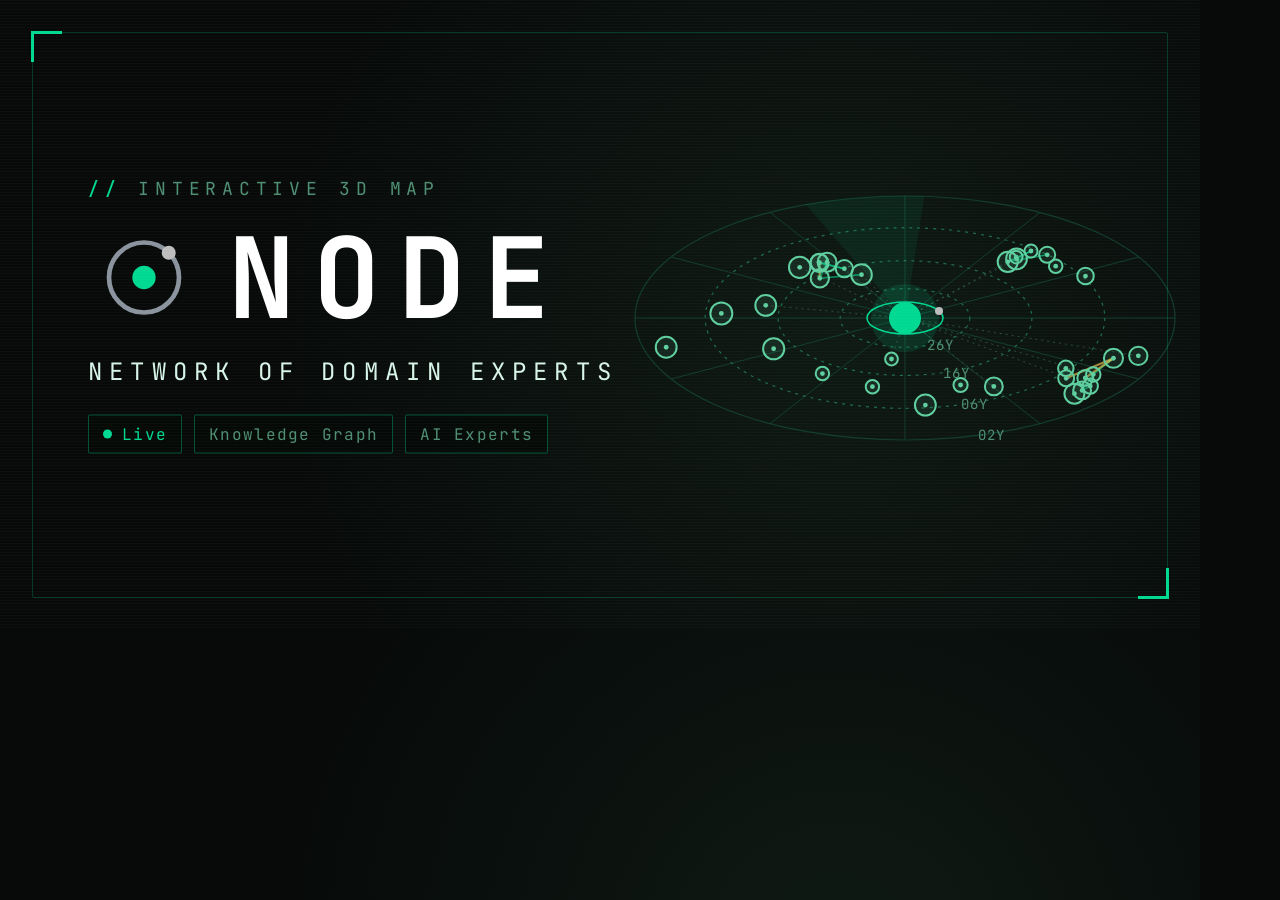
<file: assets/og/og-image.html>
<!DOCTYPE html>
<!--
  og-image.html — OG 공유 카드(1200×630)의 렌더 소스(Command HUD 디자인).
  서빙 대상은 og-image.png(이 파일을 chromium으로 캡처). 재생성:
    npx playwright screenshot --browser chromium --viewport-size 1200,630 \
      --wait-for-timeout 2500 file://<abs>/assets/og/og-image.html assets/og/og-image.png
  색은 css/tokens.css 토큰 값과 동일:
    --hud-canvas #070a09 / --hud-canvas-glow #0f1a14 / --hud-grid #1f6b4f / --hud-grid-soft #123d2e
    --hud-ink #d7f5e8 / --hud-dim #4f8f74 / --hud-blip #5fcf9f / --color-primary #00d992
    --graph-collaboration #ffd65a / --color-mute #8b949e / --color-body #bdbdbd
  인원수 등 변하는 수치는 넣지 않는다(공유 카드가 낡지 않도록).
-->
<html lang="ko">
  <head>
    <meta charset="UTF-8" />
    <link rel="preconnect" href="https://fonts.googleapis.com" />
    <link rel="preconnect" href="https://fonts.gstatic.com" crossorigin />
    <link
      href="https://fonts.googleapis.com/css2?family=JetBrains+Mono:wght@400;500;700&display=swap"
      rel="stylesheet"
    />
    <style>
      * { margin: 0; padding: 0; box-sizing: border-box; }
      html, body { width: 1200px; height: 630px; }
      body {
        position: relative;
        overflow: hidden;
        background: radial-gradient(circle at 70% 52%, #0f1a14 0%, #070a09 62%);
        font-family: "JetBrains Mono", ui-monospace, monospace;
        color: #d7f5e8;
      }
      /* 스캔라인 */
      body::after {
        content: "";
        position: absolute;
        inset: 0;
        background: repeating-linear-gradient(to bottom, rgba(255, 255, 255, 0.02) 0 1px, transparent 1px 3px);
      }
      /* HUD 프레임 + 코너 브래킷 */
      .frame {
        position: absolute;
        inset: 32px;
        border: 1px solid rgba(0, 217, 146, 0.22);
        border-radius: 2px;
      }
      .frame::before,
      .frame::after {
        content: "";
        position: absolute;
        width: 28px;
        height: 28px;
        border: 3px solid #00d992;
      }
      .frame::before { top: -2px; left: -2px; border-right: 0; border-bottom: 0; }
      .frame::after { bottom: -2px; right: -2px; border-left: 0; border-top: 0; }

      .radar { position: absolute; inset: 0; }

      .copy {
        position: absolute;
        left: 88px;
        top: 50%;
        transform: translateY(-50%);
        display: flex;
        flex-direction: column;
        gap: 22px;
      }
      .eyebrow {
        font-size: 18px;
        letter-spacing: 0.32em;
        text-transform: uppercase;
        color: #4f8f74;
      }
      .eyebrow b { color: #00d992; font-weight: 500; }
      .lockup { display: flex; align-items: center; gap: 28px; }
      .mark { width: 112px; height: 112px; display: block; }
      .wordmark {
        font-size: 112px;
        font-weight: 700;
        letter-spacing: 0.16em;
        line-height: 1;
        color: #ffffff;
      }
      .tagline {
        font-size: 24px;
        letter-spacing: 0.3em;
        text-transform: uppercase;
        color: #d7f5e8;
      }
      .status {
        display: flex;
        gap: 12px;
        margin-top: 6px;
      }
      .chip {
        padding: 8px 14px;
        border: 1px solid rgba(0, 217, 146, 0.35);
        border-radius: 2px;
        font-size: 16px;
        letter-spacing: 0.08em;
        color: #4f8f74;
        background: rgba(5, 10, 8, 0.8);
      }
      .chip.live { color: #00d992; }
      .chip.live::before {
        content: "";
        display: inline-block;
        width: 9px;
        height: 9px;
        margin-right: 10px;
        border-radius: 50%;
        background: #00d992;
        vertical-align: 1px;
      }
    </style>
  </head>
  <body>
    <svg class="radar" viewBox="0 0 1200 630" aria-hidden="true"></svg>
    <div class="frame"></div>

    <div class="copy">
      <p class="eyebrow"><b>//</b> Interactive 3D map</p>
      <div class="lockup">
        <svg class="mark" viewBox="0 0 48 48">
          <circle cx="24" cy="24" r="15" fill="none" stroke="#8b949e" stroke-width="2" />
          <circle cx="34.6" cy="13.4" r="3" fill="#bdbdbd" />
          <circle cx="24" cy="24" r="5" fill="#00d992" />
        </svg>
        <div class="wordmark">NODE</div>
      </div>
      <p class="tagline">Network Of Domain Experts</p>
      <div class="status">
        <span class="chip live">Live</span>
        <span class="chip">Knowledge Graph</span>
        <span class="chip">AI Experts</span>
      </div>
    </div>

    <script>
      // 기울어진 레이더 원반(타원) + Blip 노드 + 허브 오빗. 시드 고정 난수로 항상 같은 그림.
      const NS = "http://www.w3.org/2000/svg";
      const svg = document.querySelector(".radar");
      const el = (tag, attrs) => {
        const e = document.createElementNS(NS, tag);
        for (const [k, v] of Object.entries(attrs)) e.setAttribute(k, v);
        svg.appendChild(e);
        return e;
      };
      let seed = 7;
      const rand = () => ((seed = (seed * 16807) % 2147483647) / 2147483647);

      const C = { x: 905, y: 318, rx: 270, ry: 122 };
      const at = (r, a) => [C.x + r * C.rx * Math.cos(a), C.y + r * C.ry * Math.sin(a)];

      // 방사선 12섹터 + 연차 링
      for (let i = 0; i < 12; i++) {
        const [x, y] = at(1, (i / 12) * Math.PI * 2);
        el("line", { x1: C.x, y1: C.y, x2: x, y2: y, stroke: "#123d2e", "stroke-width": 1 });
      }
      [0.24, 0.47, 0.74, 1].forEach((r, i) => {
        el("ellipse", { cx: C.x, cy: C.y, rx: r * C.rx, ry: r * C.ry, fill: "none",
          stroke: i === 3 ? "#123d2e" : "#1f6b4f", "stroke-width": 1.2, "stroke-dasharray": i === 3 ? "" : "3 5" });
      });
      // 스윕
      const a0 = -Math.PI * 0.62, a1 = a0 + Math.PI / 7;
      const [sx0, sy0] = at(1, a0), [sx1, sy1] = at(1, a1);
      el("path", { d: `M${C.x},${C.y} L${sx0},${sy0} A${C.rx},${C.ry} 0 0 1 ${sx1},${sy1} Z`, fill: "rgba(0,217,146,0.08)" });

      // Blip 노드(군집 3개 + 흩어진 노드)
      const nodes = [];
      const cluster = (r, a, n, spread) => {
        for (let i = 0; i < n; i++) nodes.push([r + (rand() - 0.5) * spread, a + (rand() - 0.5) * spread * 2.2]);
      };
      cluster(0.5, -2.2, 7, 0.22);
      cluster(0.8, 0.6, 8, 0.2);
      cluster(0.66, -0.8, 6, 0.18);
      for (let i = 0; i < 12; i++) nodes.push([0.3 + rand() * 0.68, rand() * Math.PI * 2]);
      const pts = nodes.map(([r, a]) => at(r, a));

      // 엣지: 같은 군집 내부(소속=그린, 일부 협업=골드)
      const links = [[0, 1], [1, 2], [2, 3], [3, 4], [1, 5], [7, 8], [8, 9], [9, 10], [10, 12], [8, 13], [15, 16], [16, 17], [17, 19], [15, 18]];
      links.forEach(([s, t], i) => {
        el("line", { x1: pts[s][0], y1: pts[s][1], x2: pts[t][0], y2: pts[t][1],
          stroke: i % 4 === 1 ? "#ffd65a" : "#00d992", "stroke-opacity": 0.6, "stroke-width": i % 4 === 1 ? 2.2 : 1.6 });
      });
      // 허브 점선 가이드(일부)
      pts.forEach(([x, y], i) => {
        if (i % 3 === 0) el("line", { x1: C.x, y1: C.y, x2: x, y2: y, stroke: "#4f8f74", "stroke-opacity": 0.45, "stroke-dasharray": "2 4" });
      });
      // Blip = 링 + 중심 점
      pts.forEach(([x, y]) => {
        const r = 6 + rand() * 5;
        el("circle", { cx: x, cy: y, r, fill: "rgba(95,207,159,0.10)", stroke: "#5fcf9f", "stroke-width": 2 });
        el("circle", { cx: x, cy: y, r: 2.4, fill: "#5fcf9f" });
      });
      // 허브 + 오빗 + 위성
      el("circle", { cx: C.x, cy: C.y, r: 34, fill: "rgba(0,217,146,0.12)" });
      el("circle", { cx: C.x, cy: C.y, r: 16, fill: "#00d992" });
      el("ellipse", { cx: C.x, cy: C.y, rx: 38, ry: 16, fill: "none", stroke: "#00d992", "stroke-width": 1.5 });
      el("circle", { cx: C.x + 34, cy: C.y - 7, r: 4, fill: "#bdbdbd" });
      // 연차 눈금
      [["26Y", 0.24], ["16Y", 0.47], ["06Y", 0.74], ["02Y", 1]].forEach(([t, r]) => {
        const [x, y] = at(r, Math.PI * 0.42);
        const tx = el("text", { x: x + 6, y: y + 4, fill: "#4f8f74", "font-size": 14, "font-family": "JetBrains Mono, monospace", "letter-spacing": 1 });
        tx.textContent = t;
      });
    </script>
  </body>
</html>
</file>
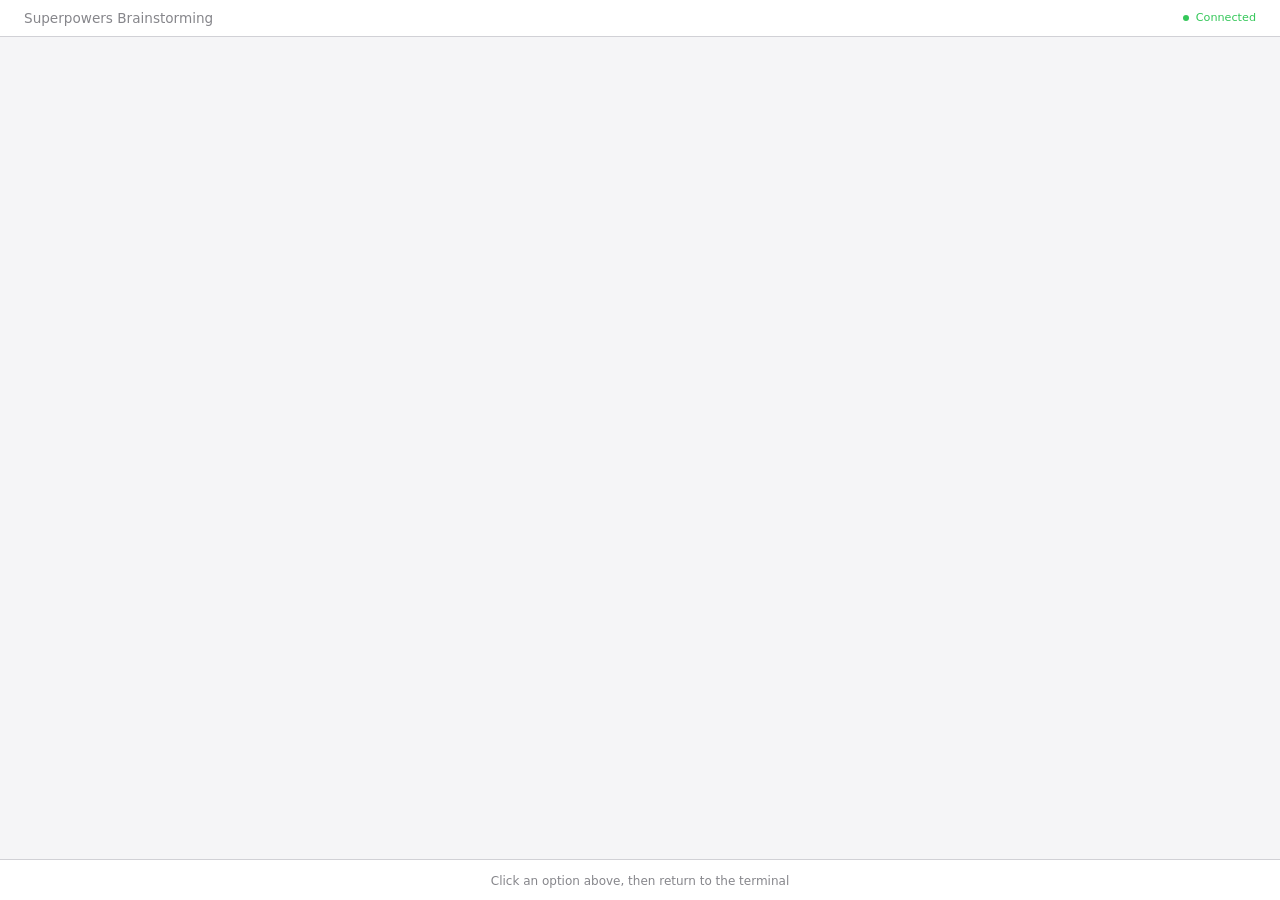
<file: .claude/skills/brainstorming/scripts/frame-template.html>
<!DOCTYPE html>
<html>
<head>
  <meta charset="utf-8">
  <title>Superpowers Brainstorming</title>
  <style>
    /*
     * BRAINSTORM COMPANION FRAME TEMPLATE
     *
     * This template provides a consistent frame with:
     * - OS-aware light/dark theming
     * - Fixed header and selection indicator bar
     * - Scrollable main content area
     * - CSS helpers for common UI patterns
     *
     * Content is injected via placeholder comment in #claude-content.
     */

    * { box-sizing: border-box; margin: 0; padding: 0; }
    html, body { height: 100%; overflow: hidden; }

    /* ===== THEME VARIABLES ===== */
    :root {
      --bg-primary: #f5f5f7;
      --bg-secondary: #ffffff;
      --bg-tertiary: #e5e5e7;
      --border: #d1d1d6;
      --text-primary: #1d1d1f;
      --text-secondary: #86868b;
      --text-tertiary: #aeaeb2;
      --accent: #0071e3;
      --accent-hover: #0077ed;
      --success: #34c759;
      --warning: #ff9f0a;
      --error: #ff3b30;
      --selected-bg: #e8f4fd;
      --selected-border: #0071e3;
    }

    @media (prefers-color-scheme: dark) {
      :root {
        --bg-primary: #1d1d1f;
        --bg-secondary: #2d2d2f;
        --bg-tertiary: #3d3d3f;
        --border: #424245;
        --text-primary: #f5f5f7;
        --text-secondary: #86868b;
        --text-tertiary: #636366;
        --accent: #0a84ff;
        --accent-hover: #409cff;
        --selected-bg: rgba(10, 132, 255, 0.15);
        --selected-border: #0a84ff;
      }
    }

    body {
      font-family: system-ui, -apple-system, BlinkMacSystemFont, sans-serif;
      background: var(--bg-primary);
      color: var(--text-primary);
      display: flex;
      flex-direction: column;
      line-height: 1.5;
    }

    /* ===== FRAME STRUCTURE ===== */
    .header {
      background: var(--bg-secondary);
      padding: 0.5rem 1.5rem;
      display: flex;
      justify-content: space-between;
      align-items: center;
      border-bottom: 1px solid var(--border);
      flex-shrink: 0;
    }
    .header h1 { font-size: 0.85rem; font-weight: 500; color: var(--text-secondary); }
    .header .status { font-size: 0.7rem; color: var(--success); display: flex; align-items: center; gap: 0.4rem; }
    .header .status::before { content: ''; width: 6px; height: 6px; background: var(--success); border-radius: 50%; }

    .main { flex: 1; overflow-y: auto; }
    #claude-content { padding: 2rem; min-height: 100%; }

    .indicator-bar {
      background: var(--bg-secondary);
      border-top: 1px solid var(--border);
      padding: 0.5rem 1.5rem;
      flex-shrink: 0;
      text-align: center;
    }
    .indicator-bar span {
      font-size: 0.75rem;
      color: var(--text-secondary);
    }
    .indicator-bar .selected-text {
      color: var(--accent);
      font-weight: 500;
    }

    /* ===== TYPOGRAPHY ===== */
    h2 { font-size: 1.5rem; font-weight: 600; margin-bottom: 0.5rem; }
    h3 { font-size: 1.1rem; font-weight: 600; margin-bottom: 0.25rem; }
    .subtitle { color: var(--text-secondary); margin-bottom: 1.5rem; }
    .section { margin-bottom: 2rem; }
    .label { font-size: 0.7rem; color: var(--text-secondary); text-transform: uppercase; letter-spacing: 0.05em; margin-bottom: 0.5rem; }

    /* ===== OPTIONS (for A/B/C choices) ===== */
    .options { display: flex; flex-direction: column; gap: 0.75rem; }
    .option {
      background: var(--bg-secondary);
      border: 2px solid var(--border);
      border-radius: 12px;
      padding: 1rem 1.25rem;
      cursor: pointer;
      transition: all 0.15s ease;
      display: flex;
      align-items: flex-start;
      gap: 1rem;
    }
    .option:hover { border-color: var(--accent); }
    .option.selected { background: var(--selected-bg); border-color: var(--selected-border); }
    .option .letter {
      background: var(--bg-tertiary);
      color: var(--text-secondary);
      width: 1.75rem; height: 1.75rem;
      border-radius: 6px;
      display: flex; align-items: center; justify-content: center;
      font-weight: 600; font-size: 0.85rem; flex-shrink: 0;
    }
    .option.selected .letter { background: var(--accent); color: white; }
    .option .content { flex: 1; }
    .option .content h3 { font-size: 0.95rem; margin-bottom: 0.15rem; }
    .option .content p { color: var(--text-secondary); font-size: 0.85rem; margin: 0; }

    /* ===== CARDS (for showing designs/mockups) ===== */
    .cards { display: grid; grid-template-columns: repeat(auto-fit, minmax(280px, 1fr)); gap: 1rem; }
    .card {
      background: var(--bg-secondary);
      border: 1px solid var(--border);
      border-radius: 12px;
      overflow: hidden;
      cursor: pointer;
      transition: all 0.15s ease;
    }
    .card:hover { border-color: var(--accent); transform: translateY(-2px); box-shadow: 0 4px 12px rgba(0,0,0,0.1); }
    .card.selected { border-color: var(--selected-border); border-width: 2px; }
    .card-image { background: var(--bg-tertiary); aspect-ratio: 16/10; display: flex; align-items: center; justify-content: center; }
    .card-body { padding: 1rem; }
    .card-body h3 { margin-bottom: 0.25rem; }
    .card-body p { color: var(--text-secondary); font-size: 0.85rem; }

    /* ===== MOCKUP CONTAINER ===== */
    .mockup {
      background: var(--bg-secondary);
      border: 1px solid var(--border);
      border-radius: 12px;
      overflow: hidden;
      margin-bottom: 1.5rem;
    }
    .mockup-header {
      background: var(--bg-tertiary);
      padding: 0.5rem 1rem;
      font-size: 0.75rem;
      color: var(--text-secondary);
      border-bottom: 1px solid var(--border);
    }
    .mockup-body { padding: 1.5rem; }

    /* ===== SPLIT VIEW (side-by-side comparison) ===== */
    .split { display: grid; grid-template-columns: 1fr 1fr; gap: 1.5rem; }
    @media (max-width: 700px) { .split { grid-template-columns: 1fr; } }

    /* ===== PROS/CONS ===== */
    .pros-cons { display: grid; grid-template-columns: 1fr 1fr; gap: 1rem; margin: 1rem 0; }
    .pros, .cons { background: var(--bg-secondary); border-radius: 8px; padding: 1rem; }
    .pros h4 { color: var(--success); font-size: 0.85rem; margin-bottom: 0.5rem; }
    .cons h4 { color: var(--error); font-size: 0.85rem; margin-bottom: 0.5rem; }
    .pros ul, .cons ul { margin-left: 1.25rem; font-size: 0.85rem; color: var(--text-secondary); }
    .pros li, .cons li { margin-bottom: 0.25rem; }

    /* ===== PLACEHOLDER (for mockup areas) ===== */
    .placeholder {
      background: var(--bg-tertiary);
      border: 2px dashed var(--border);
      border-radius: 8px;
      padding: 2rem;
      text-align: center;
      color: var(--text-tertiary);
    }

    /* ===== INLINE MOCKUP ELEMENTS ===== */
    .mock-nav { background: var(--accent); color: white; padding: 0.75rem 1rem; display: flex; gap: 1.5rem; font-size: 0.9rem; }
    .mock-sidebar { background: var(--bg-tertiary); padding: 1rem; min-width: 180px; }
    .mock-content { padding: 1.5rem; flex: 1; }
    .mock-button { background: var(--accent); color: white; border: none; padding: 0.5rem 1rem; border-radius: 6px; font-size: 0.85rem; }
    .mock-input { background: var(--bg-primary); border: 1px solid var(--border); border-radius: 6px; padding: 0.5rem; width: 100%; }
  </style>
</head>
<body>
  <div class="header">
    <h1><a href="https://github.com/obra/superpowers" style="color: inherit; text-decoration: none;">Superpowers Brainstorming</a></h1>
    <div class="status">Connected</div>
  </div>

  <div class="main">
    <div id="claude-content">
      <!-- CONTENT -->
    </div>
  </div>

  <div class="indicator-bar">
    <span id="indicator-text">Click an option above, then return to the terminal</span>
  </div>

</body>
</html>
</file>
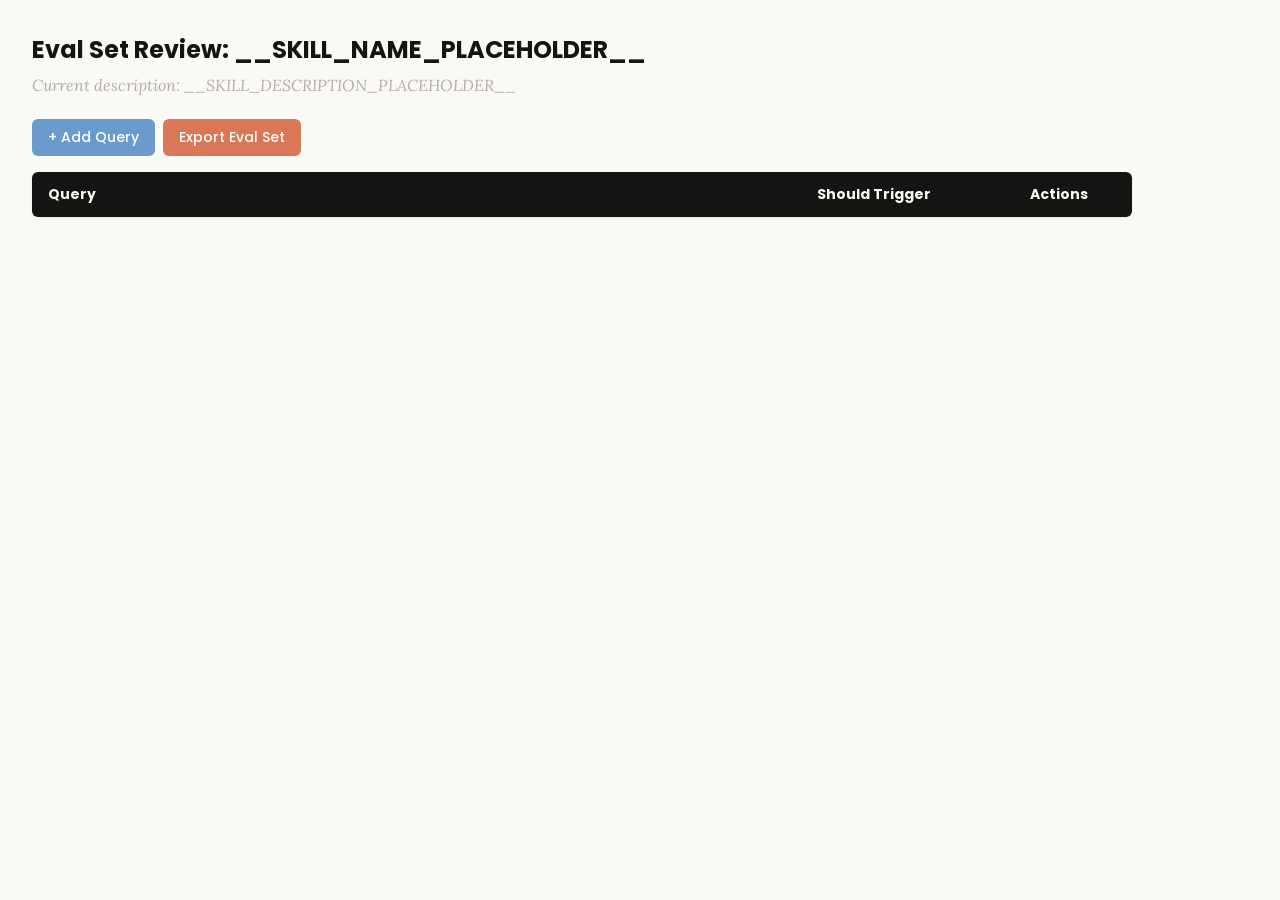
<file: .claude/skills/skill-creator/assets/eval_review.html>
<!DOCTYPE html>
<html lang="en">
<head>
  <meta charset="UTF-8">
  <meta name="viewport" content="width=device-width, initial-scale=1.0">
  <title>Eval Set Review - __SKILL_NAME_PLACEHOLDER__</title>
  <link rel="preconnect" href="https://fonts.googleapis.com">
  <link rel="preconnect" href="https://fonts.gstatic.com" crossorigin>
  <link href="https://fonts.googleapis.com/css2?family=Poppins:wght@500;600&family=Lora:wght@400;500&display=swap" rel="stylesheet">
  <style>
    * { box-sizing: border-box; margin: 0; padding: 0; }
    body { font-family: 'Lora', Georgia, serif; background: #faf9f5; padding: 2rem; color: #141413; }
    h1 { font-family: 'Poppins', sans-serif; margin-bottom: 0.5rem; font-size: 1.5rem; }
    .description { color: #b0aea5; margin-bottom: 1.5rem; font-style: italic; max-width: 900px; }
    .controls { margin-bottom: 1rem; display: flex; gap: 0.5rem; }
    .btn { font-family: 'Poppins', sans-serif; padding: 0.5rem 1rem; border: none; border-radius: 6px; cursor: pointer; font-size: 0.875rem; font-weight: 500; }
    .btn-add { background: #6a9bcc; color: white; }
    .btn-add:hover { background: #5889b8; }
    .btn-export { background: #d97757; color: white; }
    .btn-export:hover { background: #c4613f; }
    table { width: 100%; max-width: 1100px; border-collapse: collapse; background: white; border-radius: 6px; overflow: hidden; box-shadow: 0 1px 3px rgba(0,0,0,0.08); }
    th { font-family: 'Poppins', sans-serif; background: #141413; color: #faf9f5; padding: 0.75rem 1rem; text-align: left; font-size: 0.875rem; }
    td { padding: 0.75rem 1rem; border-bottom: 1px solid #e8e6dc; vertical-align: top; }
    tr:nth-child(even) td { background: #faf9f5; }
    tr:hover td { background: #f3f1ea; }
    .section-header td { background: #e8e6dc; font-family: 'Poppins', sans-serif; font-weight: 500; font-size: 0.8rem; color: #141413; text-transform: uppercase; letter-spacing: 0.05em; }
    .query-input { width: 100%; padding: 0.4rem; border: 1px solid #e8e6dc; border-radius: 4px; font-size: 0.875rem; font-family: 'Lora', Georgia, serif; resize: vertical; min-height: 60px; }
    .query-input:focus { outline: none; border-color: #d97757; box-shadow: 0 0 0 2px rgba(217,119,87,0.15); }
    .toggle { position: relative; display: inline-block; width: 44px; height: 24px; }
    .toggle input { opacity: 0; width: 0; height: 0; }
    .toggle .slider { position: absolute; inset: 0; background: #b0aea5; border-radius: 24px; cursor: pointer; transition: 0.2s; }
    .toggle .slider::before { content: ""; position: absolute; width: 18px; height: 18px; left: 3px; bottom: 3px; background: white; border-radius: 50%; transition: 0.2s; }
    .toggle input:checked + .slider { background: #d97757; }
    .toggle input:checked + .slider::before { transform: translateX(20px); }
    .btn-delete { background: #c44; color: white; padding: 0.3rem 0.6rem; border: none; border-radius: 4px; cursor: pointer; font-size: 0.75rem; font-family: 'Poppins', sans-serif; }
    .btn-delete:hover { background: #a33; }
    .summary { margin-top: 1rem; color: #b0aea5; font-size: 0.875rem; }
  </style>
</head>
<body>
  <h1>Eval Set Review: <span id="skill-name">__SKILL_NAME_PLACEHOLDER__</span></h1>
  <p class="description">Current description: <span id="skill-desc">__SKILL_DESCRIPTION_PLACEHOLDER__</span></p>

  <div class="controls">
    <button class="btn btn-add" onclick="addRow()">+ Add Query</button>
    <button class="btn btn-export" onclick="exportEvalSet()">Export Eval Set</button>
  </div>

  <table>
    <thead>
      <tr>
        <th style="width:65%">Query</th>
        <th style="width:18%">Should Trigger</th>
        <th style="width:10%">Actions</th>
      </tr>
    </thead>
    <tbody id="eval-body"></tbody>
  </table>

  <p class="summary" id="summary"></p>

  <script>
    const EVAL_DATA = __EVAL_DATA_PLACEHOLDER__;

    let evalItems = [...EVAL_DATA];

    function render() {
      const tbody = document.getElementById('eval-body');
      tbody.innerHTML = '';

      // Sort: should-trigger first, then should-not-trigger
      const sorted = evalItems
        .map((item, origIdx) => ({ ...item, origIdx }))
        .sort((a, b) => (b.should_trigger ? 1 : 0) - (a.should_trigger ? 1 : 0));

      let lastGroup = null;
      sorted.forEach(item => {
        const group = item.should_trigger ? 'trigger' : 'no-trigger';
        if (group !== lastGroup) {
          const headerRow = document.createElement('tr');
          headerRow.className = 'section-header';
          headerRow.innerHTML = `<td colspan="3">${item.should_trigger ? 'Should Trigger' : 'Should NOT Trigger'}</td>`;
          tbody.appendChild(headerRow);
          lastGroup = group;
        }

        const idx = item.origIdx;
        const tr = document.createElement('tr');
        tr.innerHTML = `
          <td><textarea class="query-input" onchange="updateQuery(${idx}, this.value)">${escapeHtml(item.query)}</textarea></td>
          <td>
            <label class="toggle">
              <input type="checkbox" ${item.should_trigger ? 'checked' : ''} onchange="updateTrigger(${idx}, this.checked)">
              <span class="slider"></span>
            </label>
            <span style="margin-left:8px;font-size:0.8rem;color:#b0aea5">${item.should_trigger ? 'Yes' : 'No'}</span>
          </td>
          <td><button class="btn-delete" onclick="deleteRow(${idx})">Delete</button></td>
        `;
        tbody.appendChild(tr);
      });
      updateSummary();
    }

    function escapeHtml(text) {
      const div = document.createElement('div');
      div.textContent = text;
      return div.innerHTML;
    }

    function updateQuery(idx, value) { evalItems[idx].query = value; updateSummary(); }
    function updateTrigger(idx, value) { evalItems[idx].should_trigger = value; render(); }
    function deleteRow(idx) { evalItems.splice(idx, 1); render(); }

    function addRow() {
      evalItems.push({ query: '', should_trigger: true });
      render();
      const inputs = document.querySelectorAll('.query-input');
      inputs[inputs.length - 1].focus();
    }

    function updateSummary() {
      const trigger = evalItems.filter(i => i.should_trigger).length;
      const noTrigger = evalItems.filter(i => !i.should_trigger).length;
      document.getElementById('summary').textContent =
        `${evalItems.length} queries total: ${trigger} should trigger, ${noTrigger} should not trigger`;
    }

    function exportEvalSet() {
      const valid = evalItems.filter(i => i.query.trim() !== '');
      const data = valid.map(i => ({ query: i.query.trim(), should_trigger: i.should_trigger }));
      const blob = new Blob([JSON.stringify(data, null, 2)], { type: 'application/json' });
      const url = URL.createObjectURL(blob);
      const a = document.createElement('a');
      a.href = url;
      a.download = 'eval_set.json';
      document.body.appendChild(a);
      a.click();
      document.body.removeChild(a);
      URL.revokeObjectURL(url);
    }

    render();
  </script>
</body>
</html>
</file>
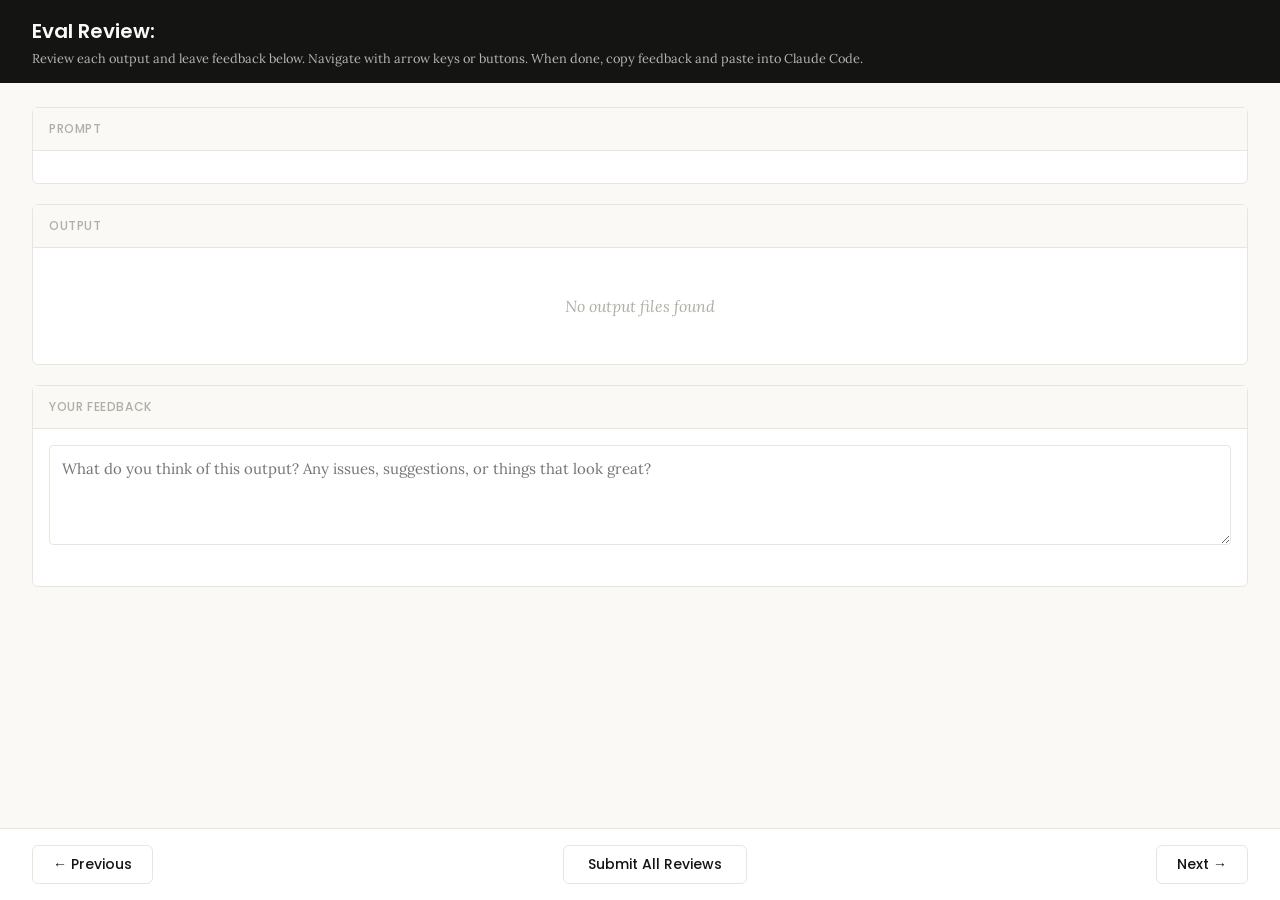
<file: .claude/skills/skill-creator/eval-viewer/viewer.html>
<!DOCTYPE html>
<html lang="en">
<head>
  <meta charset="UTF-8">
  <meta name="viewport" content="width=device-width, initial-scale=1.0">
  <title>Eval Review</title>
  <link rel="preconnect" href="https://fonts.googleapis.com">
  <link rel="preconnect" href="https://fonts.gstatic.com" crossorigin>
  <link href="https://fonts.googleapis.com/css2?family=Poppins:wght@500;600&family=Lora:wght@400;500&display=swap" rel="stylesheet">
  <script src="https://cdn.sheetjs.com/xlsx-0.20.3/package/dist/xlsx.full.min.js" integrity="sha384-EnyY0/GSHQGSxSgMwaIPzSESbqoOLSexfnSMN2AP+39Ckmn92stwABZynq1JyzdT" crossorigin="anonymous"></script>
  <style>
    :root {
      --bg: #faf9f5;
      --surface: #ffffff;
      --border: #e8e6dc;
      --text: #141413;
      --text-muted: #b0aea5;
      --accent: #d97757;
      --accent-hover: #c4613f;
      --green: #788c5d;
      --green-bg: #eef2e8;
      --red: #c44;
      --red-bg: #fceaea;
      --header-bg: #141413;
      --header-text: #faf9f5;
      --radius: 6px;
    }

    * { box-sizing: border-box; margin: 0; padding: 0; }

    body {
      font-family: 'Lora', Georgia, serif;
      background: var(--bg);
      color: var(--text);
      height: 100vh;
      display: flex;
      flex-direction: column;
    }

    /* ---- Header ---- */
    .header {
      background: var(--header-bg);
      color: var(--header-text);
      padding: 1rem 2rem;
      display: flex;
      justify-content: space-between;
      align-items: center;
      flex-shrink: 0;
    }
    .header h1 {
      font-family: 'Poppins', sans-serif;
      font-size: 1.25rem;
      font-weight: 600;
    }
    .header .instructions {
      font-size: 0.8rem;
      opacity: 0.7;
      margin-top: 0.25rem;
    }
    .header .progress {
      font-size: 0.875rem;
      opacity: 0.8;
      text-align: right;
    }

    /* ---- Main content ---- */
    .main {
      flex: 1;
      overflow-y: auto;
      padding: 1.5rem 2rem;
      display: flex;
      flex-direction: column;
      gap: 1.25rem;
    }

    /* ---- Sections ---- */
    .section {
      background: var(--surface);
      border: 1px solid var(--border);
      border-radius: var(--radius);
      flex-shrink: 0;
    }
    .section-header {
      font-family: 'Poppins', sans-serif;
      padding: 0.75rem 1rem;
      font-size: 0.75rem;
      font-weight: 500;
      text-transform: uppercase;
      letter-spacing: 0.05em;
      color: var(--text-muted);
      border-bottom: 1px solid var(--border);
      background: var(--bg);
    }
    .section-body {
      padding: 1rem;
    }

    /* ---- Config badge ---- */
    .config-badge {
      display: inline-block;
      padding: 0.2rem 0.625rem;
      border-radius: 9999px;
      font-family: 'Poppins', sans-serif;
      font-size: 0.6875rem;
      font-weight: 600;
      text-transform: uppercase;
      letter-spacing: 0.03em;
      margin-left: 0.75rem;
      vertical-align: middle;
    }
    .config-badge.config-primary {
      background: rgba(33, 150, 243, 0.12);
      color: #1976d2;
    }
    .config-badge.config-baseline {
      background: rgba(255, 193, 7, 0.15);
      color: #f57f17;
    }

    /* ---- Prompt ---- */
    .prompt-text {
      white-space: pre-wrap;
      font-size: 0.9375rem;
      line-height: 1.6;
    }

    /* ---- Outputs ---- */
    .output-file {
      border: 1px solid var(--border);
      border-radius: var(--radius);
      overflow: hidden;
    }
    .output-file + .output-file {
      margin-top: 1rem;
    }
    .output-file-header {
      padding: 0.5rem 0.75rem;
      font-size: 0.8rem;
      font-weight: 600;
      color: var(--text-muted);
      background: var(--bg);
      border-bottom: 1px solid var(--border);
      font-family: 'SF Mono', SFMono-Regular, Consolas, 'Liberation Mono', Menlo, monospace;
      display: flex;
      justify-content: space-between;
      align-items: center;
    }
    .output-file-header .dl-btn {
      font-size: 0.7rem;
      color: var(--accent);
      text-decoration: none;
      cursor: pointer;
      font-family: -apple-system, BlinkMacSystemFont, 'Segoe UI', sans-serif;
      font-weight: 500;
      opacity: 0.8;
    }
    .output-file-header .dl-btn:hover {
      opacity: 1;
      text-decoration: underline;
    }
    .output-file-content {
      padding: 0.75rem;
      overflow-x: auto;
    }
    .output-file-content pre {
      font-size: 0.8125rem;
      line-height: 1.5;
      white-space: pre-wrap;
      word-break: break-word;
      font-family: 'SF Mono', SFMono-Regular, Consolas, 'Liberation Mono', Menlo, monospace;
    }
    .output-file-content img {
      max-width: 100%;
      height: auto;
      border-radius: 4px;
    }
    .output-file-content iframe {
      width: 100%;
      height: 600px;
      border: none;
    }
    .output-file-content table {
      border-collapse: collapse;
      font-size: 0.8125rem;
      width: 100%;
    }
    .output-file-content table td,
    .output-file-content table th {
      border: 1px solid var(--border);
      padding: 0.375rem 0.5rem;
      text-align: left;
    }
    .output-file-content table th {
      background: var(--bg);
      font-weight: 600;
    }
    .output-file-content .download-link {
      display: inline-flex;
      align-items: center;
      gap: 0.5rem;
      padding: 0.5rem 1rem;
      background: var(--bg);
      border: 1px solid var(--border);
      border-radius: 4px;
      color: var(--accent);
      text-decoration: none;
      font-size: 0.875rem;
      cursor: pointer;
    }
    .output-file-content .download-link:hover {
      background: var(--border);
    }
    .empty-state {
      color: var(--text-muted);
      font-style: italic;
      padding: 2rem;
      text-align: center;
    }

    /* ---- Feedback ---- */
    .prev-feedback {
      background: var(--bg);
      border: 1px solid var(--border);
      border-radius: 4px;
      padding: 0.625rem 0.75rem;
      margin-top: 0.75rem;
      font-size: 0.8125rem;
      color: var(--text-muted);
      line-height: 1.5;
    }
    .prev-feedback-label {
      font-size: 0.7rem;
      font-weight: 600;
      text-transform: uppercase;
      letter-spacing: 0.04em;
      margin-bottom: 0.25rem;
      color: var(--text-muted);
    }
    .feedback-textarea {
      width: 100%;
      min-height: 100px;
      padding: 0.75rem;
      border: 1px solid var(--border);
      border-radius: 4px;
      font-family: inherit;
      font-size: 0.9375rem;
      line-height: 1.5;
      resize: vertical;
      color: var(--text);
    }
    .feedback-textarea:focus {
      outline: none;
      border-color: var(--accent);
      box-shadow: 0 0 0 3px rgba(37, 99, 235, 0.1);
    }
    .feedback-status {
      font-size: 0.75rem;
      color: var(--text-muted);
      margin-top: 0.5rem;
      min-height: 1.1em;
    }

    /* ---- Grades (collapsible) ---- */
    .grades-toggle {
      display: flex;
      align-items: center;
      cursor: pointer;
      user-select: none;
    }
    .grades-toggle:hover {
      color: var(--accent);
    }
    .grades-toggle .arrow {
      margin-right: 0.5rem;
      transition: transform 0.15s;
      font-size: 0.75rem;
    }
    .grades-toggle .arrow.open {
      transform: rotate(90deg);
    }
    .grades-content {
      display: none;
      margin-top: 0.75rem;
    }
    .grades-content.open {
      display: block;
    }
    .grades-summary {
      font-size: 0.875rem;
      margin-bottom: 0.75rem;
      display: flex;
      align-items: center;
      gap: 0.5rem;
    }
    .grade-badge {
      display: inline-block;
      padding: 0.125rem 0.5rem;
      border-radius: 9999px;
      font-size: 0.75rem;
      font-weight: 600;
    }
    .grade-pass { background: var(--green-bg); color: var(--green); }
    .grade-fail { background: var(--red-bg); color: var(--red); }
    .assertion-list {
      list-style: none;
    }
    .assertion-item {
      padding: 0.625rem 0;
      border-bottom: 1px solid var(--border);
      font-size: 0.8125rem;
    }
    .assertion-item:last-child { border-bottom: none; }
    .assertion-status {
      font-weight: 600;
      margin-right: 0.5rem;
    }
    .assertion-status.pass { color: var(--green); }
    .assertion-status.fail { color: var(--red); }
    .assertion-evidence {
      color: var(--text-muted);
      font-size: 0.75rem;
      margin-top: 0.25rem;
      padding-left: 1.5rem;
    }

    /* ---- View tabs ---- */
    .view-tabs {
      display: flex;
      gap: 0;
      padding: 0 2rem;
      background: var(--bg);
      border-bottom: 1px solid var(--border);
      flex-shrink: 0;
    }
    .view-tab {
      font-family: 'Poppins', sans-serif;
      padding: 0.625rem 1.25rem;
      font-size: 0.8125rem;
      font-weight: 500;
      cursor: pointer;
      border: none;
      background: none;
      color: var(--text-muted);
      border-bottom: 2px solid transparent;
      transition: all 0.15s;
    }
    .view-tab:hover { color: var(--text); }
    .view-tab.active {
      color: var(--accent);
      border-bottom-color: var(--accent);
    }
    .view-panel { display: none; }
    .view-panel.active { display: flex; flex-direction: column; flex: 1; overflow: hidden; }

    /* ---- Benchmark view ---- */
    .benchmark-view {
      padding: 1.5rem 2rem;
      overflow-y: auto;
      flex: 1;
    }
    .benchmark-table {
      border-collapse: collapse;
      background: var(--surface);
      border: 1px solid var(--border);
      border-radius: var(--radius);
      font-size: 0.8125rem;
      width: 100%;
      margin-bottom: 1.5rem;
    }
    .benchmark-table th, .benchmark-table td {
      padding: 0.625rem 0.75rem;
      text-align: left;
      border: 1px solid var(--border);
    }
    .benchmark-table th {
      font-family: 'Poppins', sans-serif;
      background: var(--header-bg);
      color: var(--header-text);
      font-weight: 500;
      font-size: 0.75rem;
      text-transform: uppercase;
      letter-spacing: 0.04em;
    }
    .benchmark-table tr:hover { background: var(--bg); }
    .benchmark-table tr.benchmark-row-with { background: rgba(33, 150, 243, 0.06); }
    .benchmark-table tr.benchmark-row-without { background: rgba(255, 193, 7, 0.06); }
    .benchmark-table tr.benchmark-row-with:hover { background: rgba(33, 150, 243, 0.12); }
    .benchmark-table tr.benchmark-row-without:hover { background: rgba(255, 193, 7, 0.12); }
    .benchmark-table tr.benchmark-row-avg { font-weight: 600; border-top: 2px solid var(--border); }
    .benchmark-table tr.benchmark-row-avg.benchmark-row-with { background: rgba(33, 150, 243, 0.12); }
    .benchmark-table tr.benchmark-row-avg.benchmark-row-without { background: rgba(255, 193, 7, 0.12); }
    .benchmark-delta-positive { color: var(--green); font-weight: 600; }
    .benchmark-delta-negative { color: var(--red); font-weight: 600; }
    .benchmark-notes {
      background: var(--surface);
      border: 1px solid var(--border);
      border-radius: var(--radius);
      padding: 1rem;
    }
    .benchmark-notes h3 {
      font-family: 'Poppins', sans-serif;
      font-size: 0.875rem;
      margin-bottom: 0.75rem;
    }
    .benchmark-notes ul {
      list-style: disc;
      padding-left: 1.25rem;
    }
    .benchmark-notes li {
      font-size: 0.8125rem;
      line-height: 1.6;
      margin-bottom: 0.375rem;
    }
    .benchmark-empty {
      color: var(--text-muted);
      font-style: italic;
      text-align: center;
      padding: 3rem;
    }

    /* ---- Navigation ---- */
    .nav {
      display: flex;
      justify-content: space-between;
      align-items: center;
      padding: 1rem 2rem;
      border-top: 1px solid var(--border);
      background: var(--surface);
      flex-shrink: 0;
    }
    .nav-btn {
      font-family: 'Poppins', sans-serif;
      padding: 0.5rem 1.25rem;
      border: 1px solid var(--border);
      border-radius: var(--radius);
      background: var(--surface);
      cursor: pointer;
      font-size: 0.875rem;
      font-weight: 500;
      color: var(--text);
      transition: all 0.15s;
    }
    .nav-btn:hover:not(:disabled) {
      background: var(--bg);
      border-color: var(--text-muted);
    }
    .nav-btn:disabled {
      opacity: 0.4;
      cursor: not-allowed;
    }
    .done-btn {
      font-family: 'Poppins', sans-serif;
      padding: 0.5rem 1.5rem;
      border: 1px solid var(--border);
      border-radius: var(--radius);
      background: var(--surface);
      color: var(--text);
      cursor: pointer;
      font-size: 0.875rem;
      font-weight: 500;
      transition: all 0.15s;
    }
    .done-btn:hover {
      background: var(--bg);
      border-color: var(--text-muted);
    }
    .done-btn.ready {
      border: none;
      background: var(--accent);
      color: white;
      font-weight: 600;
    }
    .done-btn.ready:hover {
      background: var(--accent-hover);
    }
    /* ---- Done overlay ---- */
    .done-overlay {
      display: none;
      position: fixed;
      inset: 0;
      background: rgba(0, 0, 0, 0.5);
      z-index: 100;
      justify-content: center;
      align-items: center;
    }
    .done-overlay.visible {
      display: flex;
    }
    .done-card {
      background: var(--surface);
      border-radius: 12px;
      padding: 2rem 3rem;
      text-align: center;
      box-shadow: 0 20px 60px rgba(0, 0, 0, 0.3);
      max-width: 500px;
    }
    .done-card h2 {
      font-size: 1.5rem;
      margin-bottom: 0.5rem;
    }
    .done-card p {
      color: var(--text-muted);
      margin-bottom: 1.5rem;
      line-height: 1.5;
    }
    .done-card .btn-row {
      display: flex;
      gap: 0.5rem;
      justify-content: center;
    }
    .done-card button {
      padding: 0.5rem 1.25rem;
      border: 1px solid var(--border);
      border-radius: var(--radius);
      background: var(--surface);
      cursor: pointer;
      font-size: 0.875rem;
    }
    .done-card button:hover {
      background: var(--bg);
    }
    /* ---- Toast ---- */
    .toast {
      position: fixed;
      bottom: 5rem;
      left: 50%;
      transform: translateX(-50%);
      background: var(--header-bg);
      color: var(--header-text);
      padding: 0.625rem 1.25rem;
      border-radius: var(--radius);
      font-size: 0.875rem;
      opacity: 0;
      transition: opacity 0.3s;
      pointer-events: none;
      z-index: 200;
    }
    .toast.visible {
      opacity: 1;
    }
  </style>
</head>
<body>
  <div id="app" style="height:100vh; display:flex; flex-direction:column;">
    <div class="header">
      <div>
        <h1>Eval Review: <span id="skill-name"></span></h1>
        <div class="instructions">Review each output and leave feedback below. Navigate with arrow keys or buttons. When done, copy feedback and paste into Claude Code.</div>
      </div>
      <div class="progress" id="progress"></div>
    </div>

    <!-- View tabs (only shown when benchmark data exists) -->
    <div class="view-tabs" id="view-tabs" style="display:none;">
      <button class="view-tab active" onclick="switchView('outputs')">Outputs</button>
      <button class="view-tab" onclick="switchView('benchmark')">Benchmark</button>
    </div>

    <!-- Outputs panel (qualitative review) -->
    <div class="view-panel active" id="panel-outputs">
    <div class="main">
      <!-- Prompt -->
      <div class="section">
        <div class="section-header">Prompt <span class="config-badge" id="config-badge" style="display:none;"></span></div>
        <div class="section-body">
          <div class="prompt-text" id="prompt-text"></div>
        </div>
      </div>

      <!-- Outputs -->
      <div class="section">
        <div class="section-header">Output</div>
        <div class="section-body" id="outputs-body">
          <div class="empty-state">No output files found</div>
        </div>
      </div>

      <!-- Previous Output (collapsible) -->
      <div class="section" id="prev-outputs-section" style="display:none;">
        <div class="section-header">
          <div class="grades-toggle" onclick="togglePrevOutputs()">
            <span class="arrow" id="prev-outputs-arrow">&#9654;</span>
            Previous Output
          </div>
        </div>
        <div class="grades-content" id="prev-outputs-content"></div>
      </div>

      <!-- Grades (collapsible) -->
      <div class="section" id="grades-section" style="display:none;">
        <div class="section-header">
          <div class="grades-toggle" onclick="toggleGrades()">
            <span class="arrow" id="grades-arrow">&#9654;</span>
            Formal Grades
          </div>
        </div>
        <div class="grades-content" id="grades-content"></div>
      </div>

      <!-- Feedback -->
      <div class="section">
        <div class="section-header">Your Feedback</div>
        <div class="section-body">
          <textarea
            class="feedback-textarea"
            id="feedback"
            placeholder="What do you think of this output? Any issues, suggestions, or things that look great?"
          ></textarea>
          <div class="feedback-status" id="feedback-status"></div>
          <div class="prev-feedback" id="prev-feedback" style="display:none;">
            <div class="prev-feedback-label">Previous feedback</div>
            <div id="prev-feedback-text"></div>
          </div>
        </div>
      </div>
    </div>

    <div class="nav" id="outputs-nav">
      <button class="nav-btn" id="prev-btn" onclick="navigate(-1)">&#8592; Previous</button>
      <button class="done-btn" id="done-btn" onclick="showDoneDialog()">Submit All Reviews</button>
      <button class="nav-btn" id="next-btn" onclick="navigate(1)">Next &#8594;</button>
    </div>
    </div><!-- end panel-outputs -->

    <!-- Benchmark panel (quantitative stats) -->
    <div class="view-panel" id="panel-benchmark">
      <div class="benchmark-view" id="benchmark-content">
        <div class="benchmark-empty">No benchmark data available. Run a benchmark to see quantitative results here.</div>
      </div>
    </div>
  </div>

  <!-- Done overlay -->
  <div class="done-overlay" id="done-overlay">
    <div class="done-card">
      <h2>Review Complete</h2>
      <p>Your feedback has been saved. Go back to your Claude Code session and tell Claude you're done reviewing.</p>
      <div class="btn-row">
        <button onclick="closeDoneDialog()">OK</button>
      </div>
    </div>
  </div>

  <!-- Toast -->
  <div class="toast" id="toast"></div>

  <script>
    // ---- Embedded data (injected by generate_review.py) ----
    /*__EMBEDDED_DATA__*/

    // ---- State ----
    let feedbackMap = {};  // run_id -> feedback text
    let currentIndex = 0;
    let visitedRuns = new Set();

    // ---- Init ----
    async function init() {
      // Load saved feedback from server — but only if this isn't a fresh
      // iteration (indicated by previous_feedback being present). When
      // previous feedback exists, the feedback.json on disk is stale from
      // the prior iteration and should not pre-fill the textareas.
      const hasPrevious = Object.keys(EMBEDDED_DATA.previous_feedback || {}).length > 0
        || Object.keys(EMBEDDED_DATA.previous_outputs || {}).length > 0;
      if (!hasPrevious) {
        try {
          const resp = await fetch("/api/feedback");
          const data = await resp.json();
          if (data.reviews) {
            for (const r of data.reviews) feedbackMap[r.run_id] = r.feedback;
          }
        } catch { /* first run, no feedback yet */ }
      }

      document.getElementById("skill-name").textContent = EMBEDDED_DATA.skill_name;
      showRun(0);

      // Wire up feedback auto-save
      const textarea = document.getElementById("feedback");
      let saveTimeout = null;
      textarea.addEventListener("input", () => {
        clearTimeout(saveTimeout);
        document.getElementById("feedback-status").textContent = "";
        saveTimeout = setTimeout(() => saveCurrentFeedback(), 800);
      });
    }

    // ---- Navigation ----
    function navigate(delta) {
      const newIndex = currentIndex + delta;
      if (newIndex >= 0 && newIndex < EMBEDDED_DATA.runs.length) {
        saveCurrentFeedback();
        showRun(newIndex);
      }
    }

    function updateNavButtons() {
      document.getElementById("prev-btn").disabled = currentIndex === 0;
      document.getElementById("next-btn").disabled =
        currentIndex === EMBEDDED_DATA.runs.length - 1;
    }

    // ---- Show a run ----
    function showRun(index) {
      currentIndex = index;
      const run = EMBEDDED_DATA.runs[index];

      // Progress
      document.getElementById("progress").textContent =
        `${index + 1} of ${EMBEDDED_DATA.runs.length}`;

      // Prompt
      document.getElementById("prompt-text").textContent = run.prompt;

      // Config badge
      const badge = document.getElementById("config-badge");
      const configMatch = run.id.match(/(with_skill|without_skill|new_skill|old_skill)/);
      if (configMatch) {
        const config = configMatch[1];
        const isBaseline = config === "without_skill" || config === "old_skill";
        badge.textContent = config.replace(/_/g, " ");
        badge.className = "config-badge " + (isBaseline ? "config-baseline" : "config-primary");
        badge.style.display = "inline-block";
      } else {
        badge.style.display = "none";
      }

      // Outputs
      renderOutputs(run);

      // Previous outputs
      renderPrevOutputs(run);

      // Grades
      renderGrades(run);

      // Previous feedback
      const prevFb = (EMBEDDED_DATA.previous_feedback || {})[run.id];
      const prevEl = document.getElementById("prev-feedback");
      if (prevFb) {
        document.getElementById("prev-feedback-text").textContent = prevFb;
        prevEl.style.display = "block";
      } else {
        prevEl.style.display = "none";
      }

      // Feedback
      document.getElementById("feedback").value = feedbackMap[run.id] || "";
      document.getElementById("feedback-status").textContent = "";

      updateNavButtons();

      // Track visited runs and promote done button when all visited
      visitedRuns.add(index);
      const doneBtn = document.getElementById("done-btn");
      if (visitedRuns.size >= EMBEDDED_DATA.runs.length) {
        doneBtn.classList.add("ready");
      }

      // Scroll main content to top
      document.querySelector(".main").scrollTop = 0;
    }

    // ---- Render outputs ----
    function renderOutputs(run) {
      const container = document.getElementById("outputs-body");
      container.innerHTML = "";

      const outputs = run.outputs || [];
      if (outputs.length === 0) {
        container.innerHTML = '<div class="empty-state">No output files</div>';
        return;
      }

      for (const file of outputs) {
        const fileDiv = document.createElement("div");
        fileDiv.className = "output-file";

        // Always show file header with download link
        const header = document.createElement("div");
        header.className = "output-file-header";
        const nameSpan = document.createElement("span");
        nameSpan.textContent = file.name;
        header.appendChild(nameSpan);
        const dlBtn = document.createElement("a");
        dlBtn.className = "dl-btn";
        dlBtn.textContent = "Download";
        dlBtn.download = file.name;
        dlBtn.href = getDownloadUri(file);
        header.appendChild(dlBtn);
        fileDiv.appendChild(header);

        const content = document.createElement("div");
        content.className = "output-file-content";

        if (file.type === "text") {
          const pre = document.createElement("pre");
          pre.textContent = file.content;
          content.appendChild(pre);
        } else if (file.type === "image") {
          const img = document.createElement("img");
          img.src = file.data_uri;
          img.alt = file.name;
          content.appendChild(img);
        } else if (file.type === "pdf") {
          const iframe = document.createElement("iframe");
          iframe.src = file.data_uri;
          content.appendChild(iframe);
        } else if (file.type === "xlsx") {
          renderXlsx(content, file.data_b64);
        } else if (file.type === "binary") {
          const a = document.createElement("a");
          a.className = "download-link";
          a.href = file.data_uri;
          a.download = file.name;
          a.textContent = "Download " + file.name;
          content.appendChild(a);
        } else if (file.type === "error") {
          const pre = document.createElement("pre");
          pre.textContent = file.content;
          pre.style.color = "var(--red)";
          content.appendChild(pre);
        }

        fileDiv.appendChild(content);
        container.appendChild(fileDiv);
      }
    }

    // ---- XLSX rendering via SheetJS ----
    function renderXlsx(container, b64Data) {
      try {
        const raw = Uint8Array.from(atob(b64Data), c => c.charCodeAt(0));
        const wb = XLSX.read(raw, { type: "array" });

        for (let i = 0; i < wb.SheetNames.length; i++) {
          const sheetName = wb.SheetNames[i];
          const ws = wb.Sheets[sheetName];

          if (wb.SheetNames.length > 1) {
            const sheetLabel = document.createElement("div");
            sheetLabel.style.cssText =
              "font-weight:600; font-size:0.8rem; color:#b0aea5; margin-top:0.5rem; margin-bottom:0.25rem;";
            sheetLabel.textContent = "Sheet: " + sheetName;
            container.appendChild(sheetLabel);
          }

          const htmlStr = XLSX.utils.sheet_to_html(ws, { editable: false });
          const wrapper = document.createElement("div");
          wrapper.innerHTML = htmlStr;
          container.appendChild(wrapper);
        }
      } catch (err) {
        container.textContent = "Error rendering spreadsheet: " + err.message;
      }
    }

    // ---- Grades ----
    function renderGrades(run) {
      const section = document.getElementById("grades-section");
      const content = document.getElementById("grades-content");

      if (!run.grading) {
        section.style.display = "none";
        return;
      }

      const grading = run.grading;
      section.style.display = "block";
      // Reset to collapsed
      content.classList.remove("open");
      document.getElementById("grades-arrow").classList.remove("open");

      const summary = grading.summary || {};
      const expectations = grading.expectations || [];

      let html = '<div style="padding: 1rem;">';

      // Summary line
      const passRate = summary.pass_rate != null
        ? Math.round(summary.pass_rate * 100) + "%"
        : "?";
      const badgeClass = summary.pass_rate >= 0.8 ? "grade-pass" : summary.pass_rate >= 0.5 ? "" : "grade-fail";
      html += '<div class="grades-summary">';
      html += '<span class="grade-badge ' + badgeClass + '">' + passRate + '</span>';
      html += '<span>' + (summary.passed || 0) + ' passed, ' + (summary.failed || 0) + ' failed of ' + (summary.total || 0) + '</span>';
      html += '</div>';

      // Assertions list
      html += '<ul class="assertion-list">';
      for (const exp of expectations) {
        const statusClass = exp.passed ? "pass" : "fail";
        const statusIcon = exp.passed ? "\u2713" : "\u2717";
        html += '<li class="assertion-item">';
        html += '<span class="assertion-status ' + statusClass + '">' + statusIcon + '</span>';
        html += '<span>' + escapeHtml(exp.text) + '</span>';
        if (exp.evidence) {
          html += '<div class="assertion-evidence">' + escapeHtml(exp.evidence) + '</div>';
        }
        html += '</li>';
      }
      html += '</ul>';

      html += '</div>';
      content.innerHTML = html;
    }

    function toggleGrades() {
      const content = document.getElementById("grades-content");
      const arrow = document.getElementById("grades-arrow");
      content.classList.toggle("open");
      arrow.classList.toggle("open");
    }

    // ---- Previous outputs (collapsible) ----
    function renderPrevOutputs(run) {
      const section = document.getElementById("prev-outputs-section");
      const content = document.getElementById("prev-outputs-content");
      const prevOutputs = (EMBEDDED_DATA.previous_outputs || {})[run.id];

      if (!prevOutputs || prevOutputs.length === 0) {
        section.style.display = "none";
        return;
      }

      section.style.display = "block";
      // Reset to collapsed
      content.classList.remove("open");
      document.getElementById("prev-outputs-arrow").classList.remove("open");

      // Render the files into the content area
      content.innerHTML = "";
      const wrapper = document.createElement("div");
      wrapper.style.padding = "1rem";

      for (const file of prevOutputs) {
        const fileDiv = document.createElement("div");
        fileDiv.className = "output-file";

        const header = document.createElement("div");
        header.className = "output-file-header";
        const nameSpan = document.createElement("span");
        nameSpan.textContent = file.name;
        header.appendChild(nameSpan);
        const dlBtn = document.createElement("a");
        dlBtn.className = "dl-btn";
        dlBtn.textContent = "Download";
        dlBtn.download = file.name;
        dlBtn.href = getDownloadUri(file);
        header.appendChild(dlBtn);
        fileDiv.appendChild(header);

        const fc = document.createElement("div");
        fc.className = "output-file-content";

        if (file.type === "text") {
          const pre = document.createElement("pre");
          pre.textContent = file.content;
          fc.appendChild(pre);
        } else if (file.type === "image") {
          const img = document.createElement("img");
          img.src = file.data_uri;
          img.alt = file.name;
          fc.appendChild(img);
        } else if (file.type === "pdf") {
          const iframe = document.createElement("iframe");
          iframe.src = file.data_uri;
          fc.appendChild(iframe);
        } else if (file.type === "xlsx") {
          renderXlsx(fc, file.data_b64);
        } else if (file.type === "binary") {
          const a = document.createElement("a");
          a.className = "download-link";
          a.href = file.data_uri;
          a.download = file.name;
          a.textContent = "Download " + file.name;
          fc.appendChild(a);
        }

        fileDiv.appendChild(fc);
        wrapper.appendChild(fileDiv);
      }

      content.appendChild(wrapper);
    }

    function togglePrevOutputs() {
      const content = document.getElementById("prev-outputs-content");
      const arrow = document.getElementById("prev-outputs-arrow");
      content.classList.toggle("open");
      arrow.classList.toggle("open");
    }

    // ---- Feedback (saved to server -> feedback.json) ----
    function saveCurrentFeedback() {
      const run = EMBEDDED_DATA.runs[currentIndex];
      const text = document.getElementById("feedback").value;

      if (text.trim() === "") {
        delete feedbackMap[run.id];
      } else {
        feedbackMap[run.id] = text;
      }

      // Build reviews array from map
      const reviews = [];
      for (const [run_id, feedback] of Object.entries(feedbackMap)) {
        if (feedback.trim()) {
          reviews.push({ run_id, feedback, timestamp: new Date().toISOString() });
        }
      }

      fetch("/api/feedback", {
        method: "POST",
        headers: { "Content-Type": "application/json" },
        body: JSON.stringify({ reviews, status: "in_progress" }),
      }).then(() => {
        document.getElementById("feedback-status").textContent = "Saved";
      }).catch(() => {
        // Static mode or server unavailable — no-op on auto-save,
        // feedback will be downloaded on final submit
        document.getElementById("feedback-status").textContent = "Will download on submit";
      });
    }

    // ---- Done ----
    function showDoneDialog() {
      // Save current textarea to feedbackMap (but don't POST yet)
      const run = EMBEDDED_DATA.runs[currentIndex];
      const text = document.getElementById("feedback").value;
      if (text.trim() === "") {
        delete feedbackMap[run.id];
      } else {
        feedbackMap[run.id] = text;
      }

      // POST once with status: complete — include ALL runs so the model
      // can distinguish "no feedback" (looks good) from "not reviewed"
      const reviews = [];
      const ts = new Date().toISOString();
      for (const r of EMBEDDED_DATA.runs) {
        reviews.push({ run_id: r.id, feedback: feedbackMap[r.id] || "", timestamp: ts });
      }
      const payload = JSON.stringify({ reviews, status: "complete" }, null, 2);
      fetch("/api/feedback", {
        method: "POST",
        headers: { "Content-Type": "application/json" },
        body: payload,
      }).then(() => {
        document.getElementById("done-overlay").classList.add("visible");
      }).catch(() => {
        // Server not available (static mode) — download as file
        const blob = new Blob([payload], { type: "application/json" });
        const url = URL.createObjectURL(blob);
        const a = document.createElement("a");
        a.href = url;
        a.download = "feedback.json";
        a.click();
        URL.revokeObjectURL(url);
        document.getElementById("done-overlay").classList.add("visible");
      });
    }

    function closeDoneDialog() {
      // Reset status back to in_progress
      saveCurrentFeedback();
      document.getElementById("done-overlay").classList.remove("visible");
    }

    // ---- Toast ----
    function showToast(message) {
      const toast = document.getElementById("toast");
      toast.textContent = message;
      toast.classList.add("visible");
      setTimeout(() => toast.classList.remove("visible"), 2000);
    }

    // ---- Keyboard nav ----
    document.addEventListener("keydown", (e) => {
      // Don't capture when typing in textarea
      if (e.target.tagName === "TEXTAREA") return;

      if (e.key === "ArrowLeft" || e.key === "ArrowUp") {
        e.preventDefault();
        navigate(-1);
      } else if (e.key === "ArrowRight" || e.key === "ArrowDown") {
        e.preventDefault();
        navigate(1);
      }
    });

    // ---- Util ----
    function getDownloadUri(file) {
      if (file.data_uri) return file.data_uri;
      if (file.data_b64) return "data:application/octet-stream;base64," + file.data_b64;
      if (file.type === "text") return "data:text/plain;charset=utf-8," + encodeURIComponent(file.content);
      return "#";
    }

    function escapeHtml(text) {
      const div = document.createElement("div");
      div.textContent = text;
      return div.innerHTML;
    }

    // ---- View switching ----
    function switchView(view) {
      document.querySelectorAll(".view-tab").forEach(t => t.classList.remove("active"));
      document.querySelectorAll(".view-panel").forEach(p => p.classList.remove("active"));
      document.querySelector(`[onclick="switchView('${view}')"]`).classList.add("active");
      document.getElementById("panel-" + view).classList.add("active");
    }

    // ---- Benchmark rendering ----
    function renderBenchmark() {
      const data = EMBEDDED_DATA.benchmark;
      if (!data) return;

      // Show the tabs
      document.getElementById("view-tabs").style.display = "flex";

      const container = document.getElementById("benchmark-content");
      const summary = data.run_summary || {};
      const metadata = data.metadata || {};
      const notes = data.notes || [];

      let html = "";

      // Header
      html += "<h2 style='font-family: Poppins, sans-serif; margin-bottom: 0.5rem;'>Benchmark Results</h2>";
      html += "<p style='color: var(--text-muted); font-size: 0.875rem; margin-bottom: 1.25rem;'>";
      if (metadata.skill_name) html += "<strong>" + escapeHtml(metadata.skill_name) + "</strong> &mdash; ";
      if (metadata.timestamp) html += metadata.timestamp + " &mdash; ";
      if (metadata.evals_run) html += "Evals: " + metadata.evals_run.join(", ") + " &mdash; ";
      html += (metadata.runs_per_configuration || "?") + " runs per configuration";
      html += "</p>";

      // Summary table
      html += '<table class="benchmark-table">';

      function fmtStat(stat, pct) {
        if (!stat) return "—";
        const suffix = pct ? "%" : "";
        const m = pct ? (stat.mean * 100).toFixed(0) : stat.mean.toFixed(1);
        const s = pct ? (stat.stddev * 100).toFixed(0) : stat.stddev.toFixed(1);
        return m + suffix + " ± " + s + suffix;
      }

      function deltaClass(val) {
        if (!val) return "";
        const n = parseFloat(val);
        if (n > 0) return "benchmark-delta-positive";
        if (n < 0) return "benchmark-delta-negative";
        return "";
      }

      // Discover config names dynamically (everything except "delta")
      const configs = Object.keys(summary).filter(k => k !== "delta");
      const configA = configs[0] || "config_a";
      const configB = configs[1] || "config_b";
      const labelA = configA.replace(/_/g, " ").replace(/\b\w/g, c => c.toUpperCase());
      const labelB = configB.replace(/_/g, " ").replace(/\b\w/g, c => c.toUpperCase());
      const a = summary[configA] || {};
      const b = summary[configB] || {};
      const delta = summary.delta || {};

      html += "<thead><tr><th>Metric</th><th>" + escapeHtml(labelA) + "</th><th>" + escapeHtml(labelB) + "</th><th>Delta</th></tr></thead>";
      html += "<tbody>";

      html += "<tr><td><strong>Pass Rate</strong></td>";
      html += "<td>" + fmtStat(a.pass_rate, true) + "</td>";
      html += "<td>" + fmtStat(b.pass_rate, true) + "</td>";
      html += '<td class="' + deltaClass(delta.pass_rate) + '">' + (delta.pass_rate || "—") + "</td></tr>";

      // Time (only show row if data exists)
      if (a.time_seconds || b.time_seconds) {
        html += "<tr><td><strong>Time (s)</strong></td>";
        html += "<td>" + fmtStat(a.time_seconds, false) + "</td>";
        html += "<td>" + fmtStat(b.time_seconds, false) + "</td>";
        html += '<td class="' + deltaClass(delta.time_seconds) + '">' + (delta.time_seconds ? delta.time_seconds + "s" : "—") + "</td></tr>";
      }

      // Tokens (only show row if data exists)
      if (a.tokens || b.tokens) {
        html += "<tr><td><strong>Tokens</strong></td>";
        html += "<td>" + fmtStat(a.tokens, false) + "</td>";
        html += "<td>" + fmtStat(b.tokens, false) + "</td>";
        html += '<td class="' + deltaClass(delta.tokens) + '">' + (delta.tokens || "—") + "</td></tr>";
      }

      html += "</tbody></table>";

      // Per-eval breakdown (if runs data available)
      const runs = data.runs || [];
      if (runs.length > 0) {
        const evalIds = [...new Set(runs.map(r => r.eval_id))].sort((a, b) => a - b);

        html += "<h3 style='font-family: Poppins, sans-serif; margin-bottom: 0.75rem;'>Per-Eval Breakdown</h3>";

        const hasTime = runs.some(r => r.result && r.result.time_seconds != null);
        const hasErrors = runs.some(r => r.result && r.result.errors > 0);

        for (const evalId of evalIds) {
          const evalRuns = runs.filter(r => r.eval_id === evalId);
          const evalName = evalRuns[0] && evalRuns[0].eval_name ? evalRuns[0].eval_name : "Eval " + evalId;

          html += "<h4 style='font-family: Poppins, sans-serif; margin: 1rem 0 0.5rem; color: var(--text);'>" + escapeHtml(evalName) + "</h4>";
          html += '<table class="benchmark-table">';
          html += "<thead><tr><th>Config</th><th>Run</th><th>Pass Rate</th>";
          if (hasTime) html += "<th>Time (s)</th>";
          if (hasErrors) html += "<th>Crashes During Execution</th>";
          html += "</tr></thead>";
          html += "<tbody>";

          // Group by config and render with average rows
          const configGroups = [...new Set(evalRuns.map(r => r.configuration))];
          for (let ci = 0; ci < configGroups.length; ci++) {
            const config = configGroups[ci];
            const configRuns = evalRuns.filter(r => r.configuration === config);
            if (configRuns.length === 0) continue;

            const rowClass = ci === 0 ? "benchmark-row-with" : "benchmark-row-without";
            const configLabel = config.replace(/_/g, " ").replace(/\b\w/g, c => c.toUpperCase());

            for (const run of configRuns) {
              const r = run.result || {};
              const prClass = r.pass_rate >= 0.8 ? "benchmark-delta-positive" : r.pass_rate < 0.5 ? "benchmark-delta-negative" : "";
              html += '<tr class="' + rowClass + '">';
              html += "<td>" + configLabel + "</td>";
              html += "<td>" + run.run_number + "</td>";
              html += '<td class="' + prClass + '">' + ((r.pass_rate || 0) * 100).toFixed(0) + "% (" + (r.passed || 0) + "/" + (r.total || 0) + ")</td>";
              if (hasTime) html += "<td>" + (r.time_seconds != null ? r.time_seconds.toFixed(1) : "—") + "</td>";
              if (hasErrors) html += "<td>" + (r.errors || 0) + "</td>";
              html += "</tr>";
            }

            // Average row
            const rates = configRuns.map(r => (r.result || {}).pass_rate || 0);
            const avgRate = rates.reduce((a, b) => a + b, 0) / rates.length;
            const avgPrClass = avgRate >= 0.8 ? "benchmark-delta-positive" : avgRate < 0.5 ? "benchmark-delta-negative" : "";
            html += '<tr class="benchmark-row-avg ' + rowClass + '">';
            html += "<td>" + configLabel + "</td>";
            html += "<td>Avg</td>";
            html += '<td class="' + avgPrClass + '">' + (avgRate * 100).toFixed(0) + "%</td>";
            if (hasTime) {
              const times = configRuns.map(r => (r.result || {}).time_seconds).filter(t => t != null);
              html += "<td>" + (times.length ? (times.reduce((a, b) => a + b, 0) / times.length).toFixed(1) : "—") + "</td>";
            }
            if (hasErrors) html += "<td></td>";
            html += "</tr>";
          }
          html += "</tbody></table>";

          // Per-assertion detail for this eval
          const runsWithExpectations = {};
          for (const config of configGroups) {
            runsWithExpectations[config] = evalRuns.filter(r => r.configuration === config && r.expectations && r.expectations.length > 0);
          }
          const hasAnyExpectations = Object.values(runsWithExpectations).some(runs => runs.length > 0);
          if (hasAnyExpectations) {
            // Collect all unique assertion texts across all configs
            const allAssertions = [];
            const seen = new Set();
            for (const config of configGroups) {
              for (const run of runsWithExpectations[config]) {
                for (const exp of (run.expectations || [])) {
                  if (!seen.has(exp.text)) {
                    seen.add(exp.text);
                    allAssertions.push(exp.text);
                  }
                }
              }
            }

            html += '<table class="benchmark-table" style="margin-top: 0.5rem;">';
            html += "<thead><tr><th>Assertion</th>";
            for (const config of configGroups) {
              const label = config.replace(/_/g, " ").replace(/\b\w/g, c => c.toUpperCase());
              html += "<th>" + escapeHtml(label) + "</th>";
            }
            html += "</tr></thead><tbody>";

            for (const assertionText of allAssertions) {
              html += "<tr><td>" + escapeHtml(assertionText) + "</td>";

              for (const config of configGroups) {
                html += "<td>";
                for (const run of runsWithExpectations[config]) {
                  const exp = (run.expectations || []).find(e => e.text === assertionText);
                  if (exp) {
                    const cls = exp.passed ? "benchmark-delta-positive" : "benchmark-delta-negative";
                    const icon = exp.passed ? "\u2713" : "\u2717";
                    html += '<span class="' + cls + '" title="Run ' + run.run_number + ': ' + escapeHtml(exp.evidence || "") + '">' + icon + "</span> ";
                  } else {
                    html += "— ";
                  }
                }
                html += "</td>";
              }
              html += "</tr>";
            }
            html += "</tbody></table>";
          }
        }
      }

      // Notes
      if (notes.length > 0) {
        html += '<div class="benchmark-notes">';
        html += "<h3>Analysis Notes</h3>";
        html += "<ul>";
        for (const note of notes) {
          html += "<li>" + escapeHtml(note) + "</li>";
        }
        html += "</ul></div>";
      }

      container.innerHTML = html;
    }

    // ---- Start ----
    init();
    renderBenchmark();
  </script>
</body>
</html>
</file>
